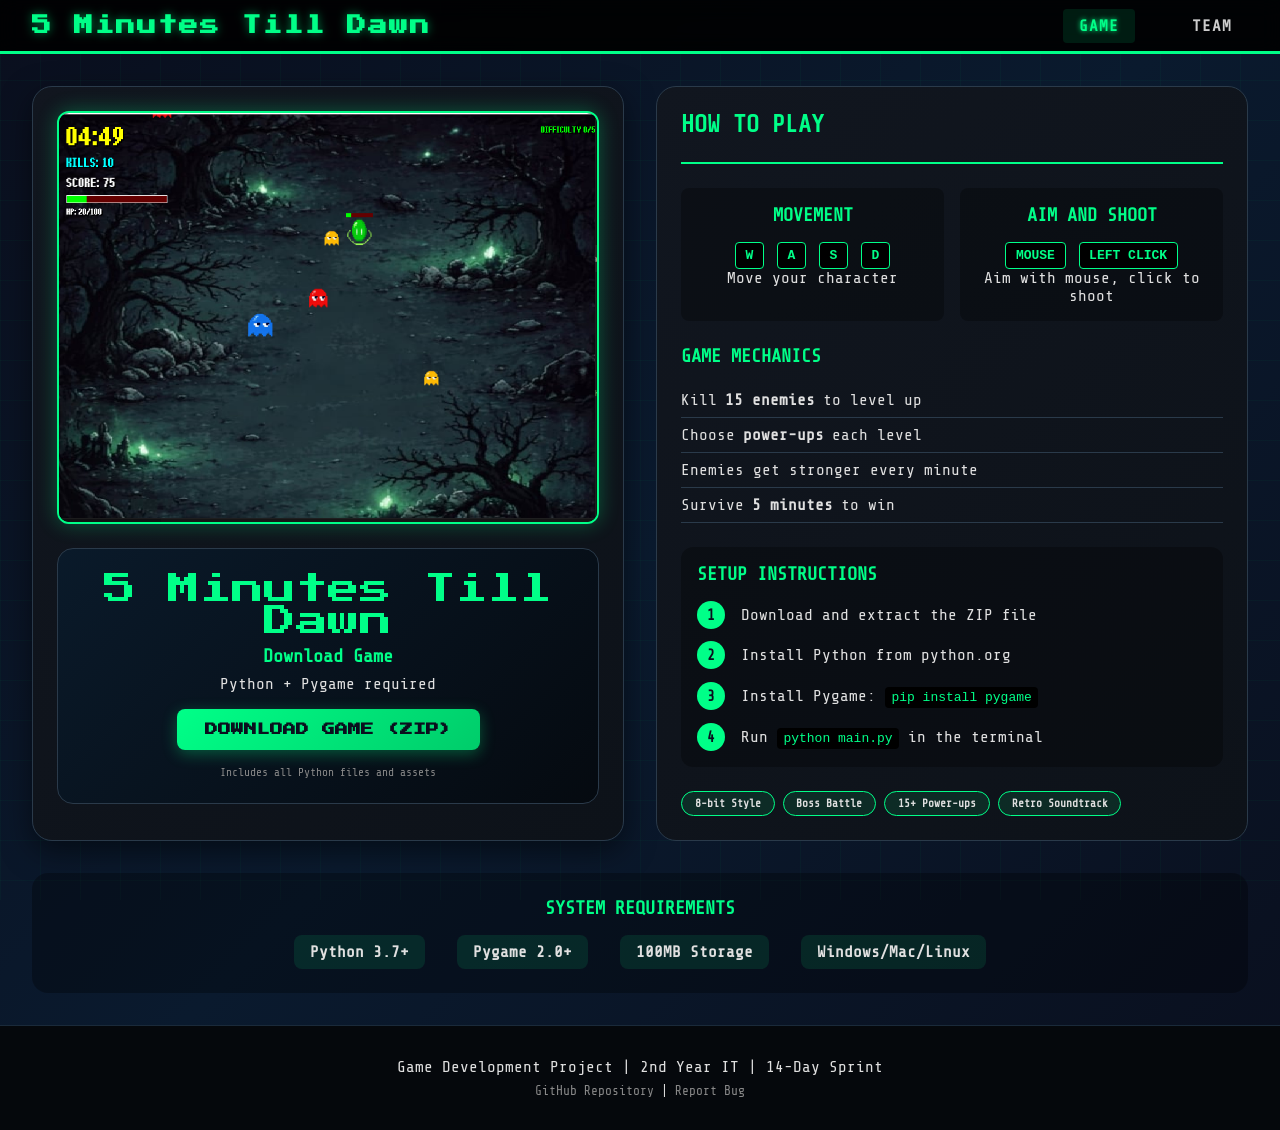
<file: index.html>
<!DOCTYPE html>
<html lang="en">
<head>
    <meta charset="UTF-8">
    <meta name="viewport" content="width=device-width, initial-scale=1.0">
    <title>Top-Down Shooter | 5 Minutes Till Dawn</title>
    <link rel="stylesheet" href="style.css">
    <link href="https://fonts.googleapis.com/css2?family=Press+Start+2P&family=Share+Tech+Mono&display=swap" rel="stylesheet">
</head>
<body>
    <header>
        <div class="logo">
            <h1>5 Minutes Till Dawn</h1>
        </div>
        <nav>
            <a href="index.html" class="active">GAME</a>
            <a href="team.html">TEAM</a>
        </nav>
    </header>

    <main>
        <section class="hero">
            <div class="game-preview">
                <div class="game-screen">
                    <img src="preview.png" alt="Game Preview" class="preview-image">
                </div>
                
                <div class="download-section">
                    <div class="download-card">
                        <div class="download-icon">5 Minutes Till Dawn</div>
                        <h3>Download Game</h3>
                        <p>Python + Pygame required</p>
                        <a href="game.zip" download class="btn primary" id="downloadBtn">
                            DOWNLOAD GAME (ZIP)
                        </a>
                        <p class="note">Includes all Python files and assets</p>
                    </div>
                </div>
            </div>
            
            <div class="instructions">
                <div class="instruction-header">
                    <h2>HOW TO PLAY</h2>
                </div>
                
                <div class="controls-grid">
                    <div class="control-group">
                        <h3>MOVEMENT</h3>
                        <div class="keys">
                            <kbd>W</kbd> <kbd>A</kbd> <kbd>S</kbd> <kbd>D</kbd>
                        </div>
                        <p>Move your character</p>
                    </div>
                    <div class="control-group">
                        <h3>AIM AND SHOOT</h3>
                        <div class="keys">
                            <kbd>MOUSE</kbd> <kbd>LEFT CLICK</kbd>
                        </div>
                        <p>Aim with mouse, click to shoot</p>
                    </div>
                </div>
                
                <div class="game-mechanics">
                    <h3>GAME MECHANICS</h3>
                    <ul class="mechanics-list">
                        <li>Kill <strong>15 enemies</strong> to level up</li>
                        <li>Choose <strong>power-ups</strong> each level</li>
                        <li>Enemies get stronger every minute</li>
                        <li>Survive <strong>5 minutes</strong> to win</li>
                    </ul>
                </div>
                
                <div class="setup-instructions">
                    <h3>SETUP INSTRUCTIONS</h3>
                    <div class="setup-steps">
                        <div class="step">
                            <span class="step-number">1</span>
                            <p>Download and extract the ZIP file</p>
                        </div>
                        <div class="step">
                            <span class="step-number">2</span>
                            <p>Install Python from python.org</p>
                        </div>
                        <div class="step">
                            <span class="step-number">3</span>
                            <p>Install Pygame: <code>pip install pygame</code></p>
                        </div>
                        <div class="step">
                            <span class="step-number">4</span>
                            <p>Run <code>python main.py</code> in the terminal</p>
                        </div>
                    </div>
                </div>
                
                <div class="feature-badges">
                    <span class="badge">8-bit Style</span>
                    <span class="badge">Boss Battle</span>
                    <span class="badge">15+ Power-ups</span>
                    <span class="badge">Retro Soundtrack</span>
                </div>
            </div>
        </section>
        
        <section class="system-requirements">
            <h3>SYSTEM REQUIREMENTS</h3>
            <div class="req-grid">
                <div class="req-item">Python 3.7+</div>
                <div class="req-item">Pygame 2.0+</div>
                <div class="req-item">100MB Storage</div>
                <div class="req-item">Windows/Mac/Linux</div>
            </div>
        </section>
    </main>

    <footer>
        <p>Game Development Project | 2nd Year IT | 14-Day Sprint</p>
        <p class="footer-links">
            <a href="#">GitHub Repository</a> | 
            <a href="#">Report Bug</a>
        </p>
    </footer>

    <script src="download-game.js"></script>
</body>
</html>
</file>
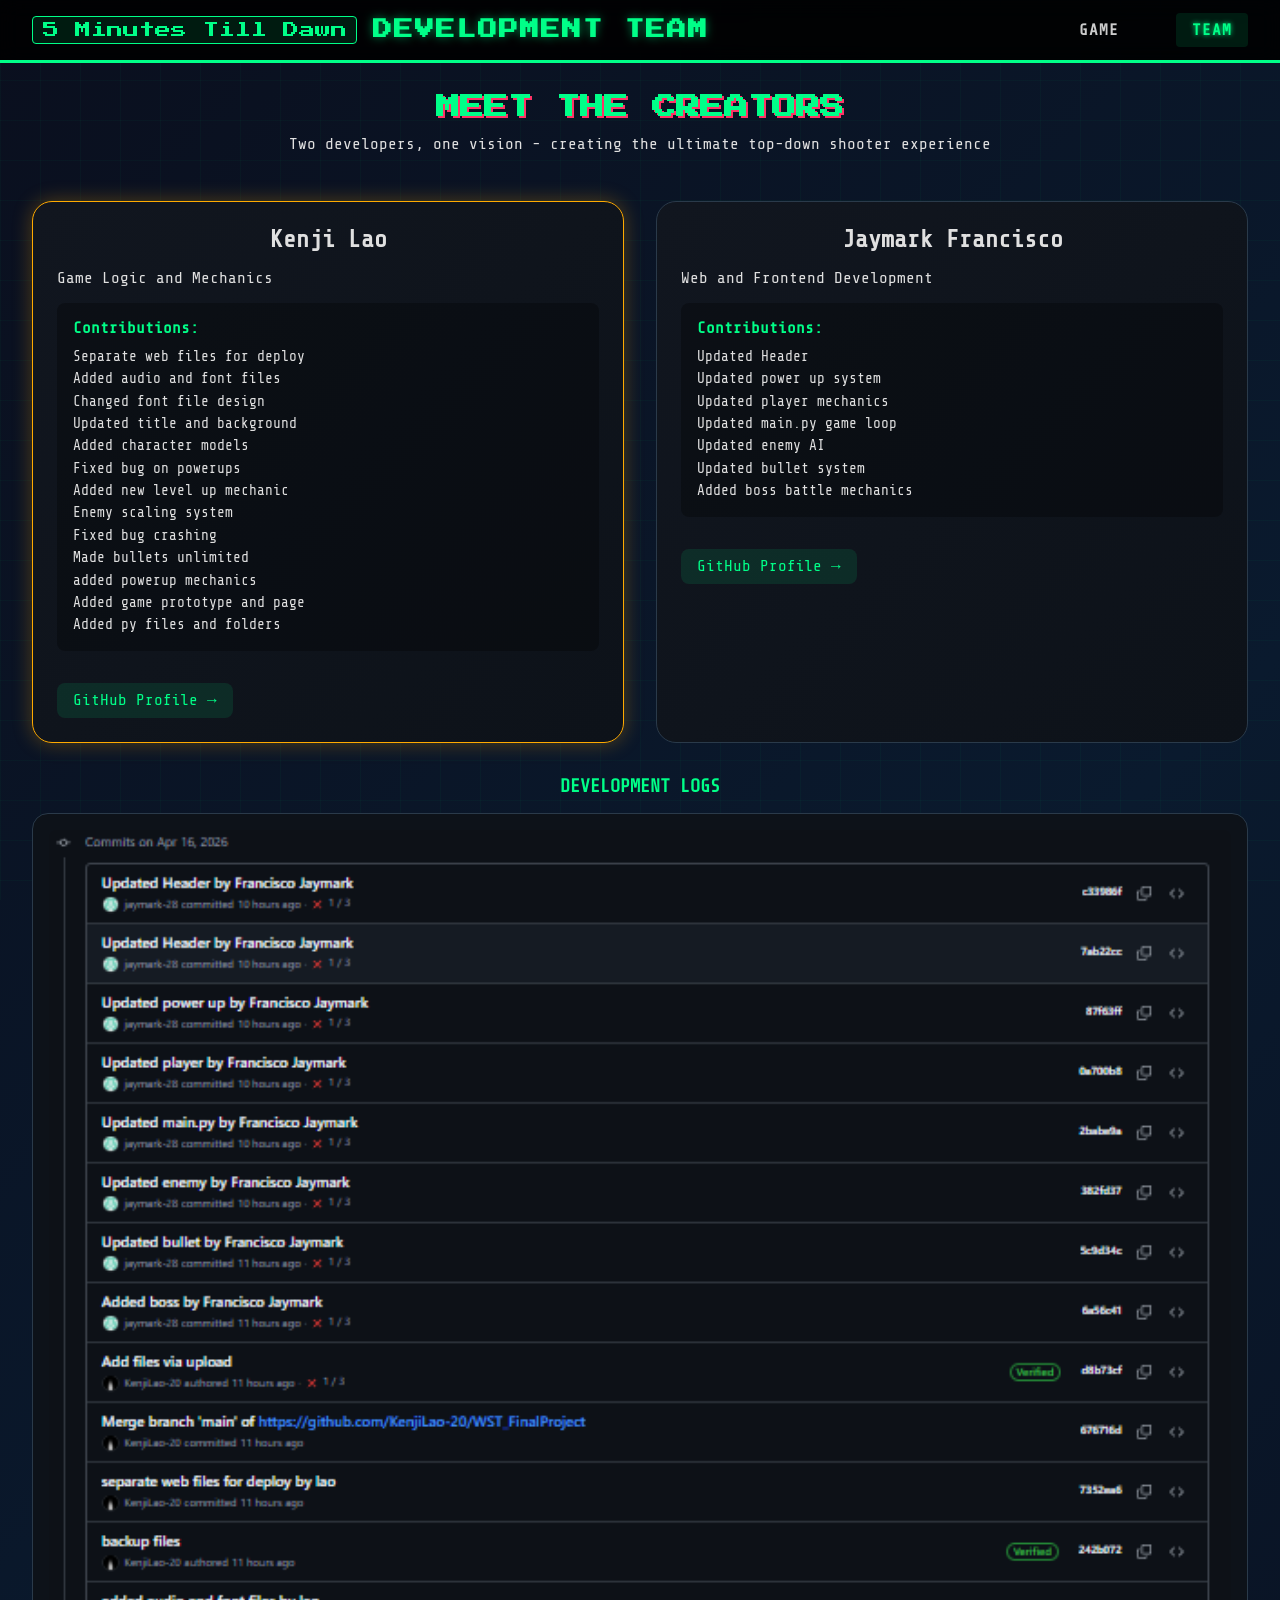
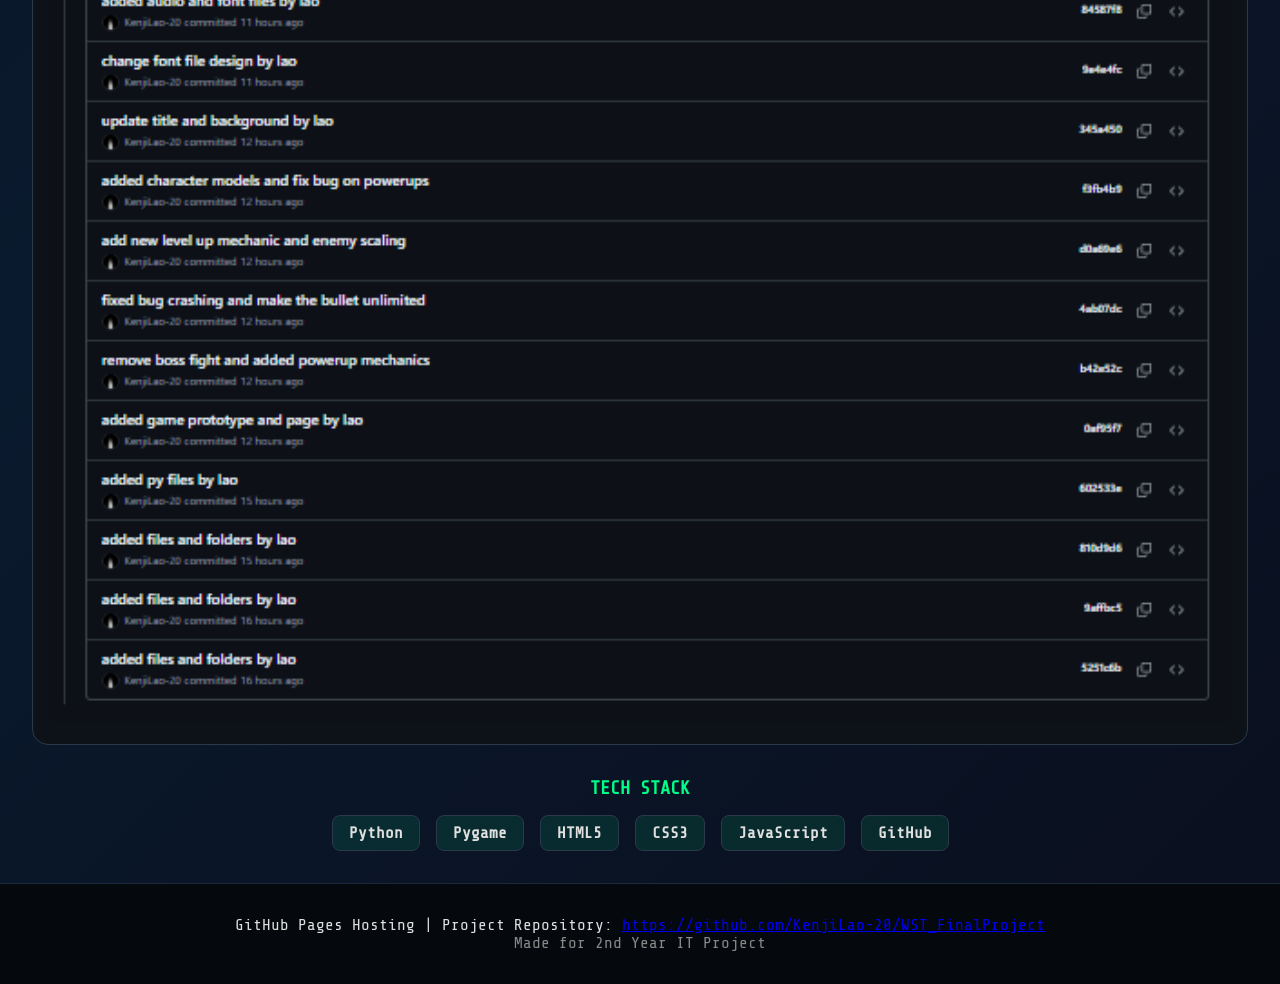
<file: team.html>
<!DOCTYPE html>
<html lang="en">
<head>
    <meta charset="UTF-8">
    <meta name="viewport" content="width=device-width, initial-scale=1.0">
    <title>Team | Top-Down Shooter</title>
    <link rel="stylesheet" href="style.css">
    <link href="https://fonts.googleapis.com/css2?family=Press+Start+2P&family=Share+Tech+Mono&display=swap" rel="stylesheet">
</head>
<body>
    <header>
        <div class="logo">
            <span class="logo-icon">5 Minutes Till Dawn</span>
            <h1>DEVELOPMENT TEAM</h1>
        </div>
        <nav>
            <a href="index.html">GAME</a>
            <a href="team.html" class="active">TEAM</a>
        </nav>
    </header>

    <main>
        <section class="team-hero">
            <h2 class="glitch-text">MEET THE CREATORS</h2>
            <p>Two developers, one vision - creating the ultimate top-down shooter experience</p>
        </section>

        <section class="team-container">
            <div class="team-card lead">
                <div class="card-header">
                    <h2>Kenji Lao</h2>
                </div>
                <p class="role">Game Logic and Mechanics</p>
                <div class="contribution-list">
                    <h4>Contributions:</h4>
                    <ul>
                        <li>Separate web files for deploy</li>
                        <li>Added audio and font files</li>
                        <li>Changed font file design</li>
                        <li>Updated title and background</li>
                        <li>Added character models</li>
                        <li>Fixed bug on powerups</li>
                        <li>Added new level up mechanic</li>
                        <li>Enemy scaling system</li>
                        <li>Fixed bug crashing</li>
                        <li>Made bullets unlimited</li>
                        <li>added powerup mechanics</li>
                        <li>Added game prototype and page</li>
                        <li>Added py files and folders</li>
                    </ul>
                </div>
                <a href="https://github.com/KenjiLao-20" target="_blank" class="github-link">
                    GitHub Profile →
                </a>
            </div>

            <div class="team-card">
                <div class="card-header">
                    <h2>Jaymark Francisco</h2>
                </div>
                <p class="role">Web and Frontend Development</p>
                <div class="contribution-list">
                    <h4>Contributions:</h4>
                    <ul>
                        <li>Updated Header</li>
                        <li>Updated power up system</li>
                        <li>Updated player mechanics</li>
                        <li>Updated main.py game loop</li>
                        <li>Updated enemy AI</li>
                        <li>Updated bullet system</li>
                        <li>Added boss battle mechanics</li>
                    </ul>
                </div>
                <a href="https://github.com/jaymark-28" target="_blank" class="github-link">
                    GitHub Profile →
                </a>
            </div>
        </section>

        <section class="logs-section">
            <h3>DEVELOPMENT LOGS</h3>
            <div class="logs-image-container">
                <img src="logs.png" alt="Development Logs" class="logs-image">
            </div>
        </section>
        
        <section class="tech-stack">
            <h3>TECH STACK</h3>
            <div class="tech-icons">
                <span>Python</span>
                <span>Pygame</span>
                <span>HTML5</span>
                <span>CSS3</span>
                <span>JavaScript</span>
                <span>GitHub</span>
            </div>
        </section>
    </main>

    <footer>
        <p>GitHub Pages Hosting | Project Repository: <a href="#">https://github.com/KenjiLao-20/WST_FinalProject</a></p>
        <p class="footer-note">Made for 2nd Year IT Project</p>
    </footer>
</body>
</html>
</file>
<file: style.css>
* {
    margin: 0;
    padding: 0;
    box-sizing: border-box;
}

body {
    font-family: 'Share Tech Mono', 'Courier New', monospace;
    background: linear-gradient(135deg, #0a0f1e 0%, #0a1a2e 50%, #0a0f1e 100%);
    color: #e0e0e0;
    min-height: 100vh;
    position: relative;
}

body::before {
    content: '';
    position: fixed;
    top: 0;
    left: 0;
    width: 100%;
    height: 100%;
    background-image: 
        linear-gradient(rgba(0, 255, 136, 0.03) 1px, transparent 1px),
        linear-gradient(90deg, rgba(0, 255, 136, 0.03) 1px, transparent 1px);
    background-size: 40px 40px;
    pointer-events: none;
    z-index: 0;
}

header {
    background: rgba(0, 0, 0, 0.9);
    padding: 1rem 2rem;
    border-bottom: 3px solid #00ff88;
    display: flex;
    justify-content: space-between;
    align-items: center;
    flex-wrap: wrap;
    position: relative;
    z-index: 10;
    backdrop-filter: blur(10px);
}

.logo {
    display: flex;
    align-items: center;
    gap: 1rem;
}

.logo-icon {
    font-family: 'Press Start 2P', monospace;
    font-size: 1rem;
    color: #00ff88;
    background: rgba(0,255,136,0.1);
    padding: 0.3rem 0.6rem;
    border-radius: 4px;
    border: 1px solid #00ff88;
}

header h1 {
    font-family: 'Press Start 2P', monospace;
    font-size: 1.2rem;
    color: #00ff88;
    text-shadow: 0 0 10px rgba(0,255,136,0.5);
    letter-spacing: 2px;
}

nav a {
    color: #ccc;
    text-decoration: none;
    margin-left: 2rem;
    padding: 0.5rem 1rem;
    transition: 0.3s;
    font-weight: bold;
    letter-spacing: 1px;
}

nav a:hover, nav a.active {
    color: #00ff88;
    background: rgba(0, 255, 136, 0.1);
    border-radius: 4px;
    text-shadow: 0 0 5px #00ff88;
}

main {
    max-width: 1400px;
    margin: 2rem auto;
    padding: 0 2rem;
    position: relative;
    z-index: 1;
}

.hero {
    display: grid;
    grid-template-columns: 1fr 1fr;
    gap: 2rem;
}

.game-preview {
    background: linear-gradient(135deg, #11161f, #0d1219);
    border-radius: 20px;
    padding: 1.5rem;
    border: 1px solid #2a3a4a;
    box-shadow: 0 10px 30px rgba(0,0,0,0.5);
}

.game-screen {
    background: #000000;
    border-radius: 12px;
    overflow: hidden;
    margin-bottom: 1.5rem;
    border: 2px solid #00ff88;
    box-shadow: 0 0 20px rgba(0,255,136,0.3);
}

.preview-image {
    width: 100%;
    height: auto;
    display: block;
}

.download-card {
    background: linear-gradient(135deg, #0a1a2a, #050a10);
    border-radius: 16px;
    padding: 1.5rem;
    text-align: center;
    border: 1px solid #2a3a4a;
    transition: transform 0.3s;
}

.download-card:hover {
    transform: translateY(-5px);
    border-color: #00ff88;
}

.download-icon {
    font-family: 'Press Start 2P', monospace;
    font-size: 2rem;
    margin-bottom: 0.5rem;
    color: #00ff88;
}

.download-card h3 {
    color: #00ff88;
    margin-bottom: 0.5rem;
}

.btn {
    display: inline-block;
    background: linear-gradient(135deg, #00ff88, #00cc6a);
    color: #0a0f1e;
    padding: 14px 28px;
    text-decoration: none;
    border-radius: 8px;
    font-weight: bold;
    margin: 1rem 0;
    transition: 0.3s;
    font-family: 'Press Start 2P', monospace;
    font-size: 0.8rem;
    border: none;
    cursor: pointer;
    box-shadow: 0 4px 15px rgba(0,255,136,0.3);
}

.btn:hover {
    transform: scale(1.05);
    box-shadow: 0 6px 20px rgba(0,255,136,0.5);
}

.note {
    font-size: 0.7rem;
    color: #888;
}

.instructions {
    background: linear-gradient(135deg, #11161f, #0d1219);
    border-radius: 20px;
    padding: 1.5rem;
    border: 1px solid #2a3a4a;
}

.instruction-header {
    margin-bottom: 1.5rem;
    border-bottom: 2px solid #00ff88;
    padding-bottom: 0.5rem;
}

.instructions h2, .instructions h3 {
    color: #00ff88;
    margin-bottom: 1rem;
}

.controls-grid {
    display: grid;
    grid-template-columns: 1fr 1fr;
    gap: 1rem;
    margin-bottom: 1.5rem;
}

.control-group {
    background: rgba(0,0,0,0.3);
    padding: 1rem;
    border-radius: 8px;
    text-align: center;
}

.keys kbd {
    background: #000;
    border: 1px solid #00ff88;
    padding: 0.3rem 0.6rem;
    border-radius: 4px;
    font-family: monospace;
    font-weight: bold;
    color: #00ff88;
    margin: 0 2px;
    display: inline-block;
}

.game-mechanics {
    margin: 1.5rem 0;
}

.mechanics-list {
    list-style: none;
    padding: 0;
}

.mechanics-list li {
    padding: 0.5rem 0;
    display: flex;
    align-items: center;
    gap: 0.5rem;
    border-bottom: 1px solid #2a3a4a;
}

.setup-instructions {
    margin: 1.5rem 0;
    background: rgba(0,0,0,0.3);
    border-radius: 12px;
    padding: 1rem;
}

.setup-steps {
    display: flex;
    flex-direction: column;
    gap: 0.8rem;
}

.step {
    display: flex;
    align-items: center;
    gap: 1rem;
}

.step-number {
    background: #00ff88;
    color: #0a0f1e;
    width: 28px;
    height: 28px;
    display: flex;
    align-items: center;
    justify-content: center;
    border-radius: 50%;
    font-weight: bold;
    font-size: 0.9rem;
}

.step p {
    margin: 0;
}

.step code {
    background: #000;
    padding: 0.2rem 0.4rem;
    border-radius: 4px;
    font-family: monospace;
    color: #00ff88;
}

.feature-badges {
    display: flex;
    flex-wrap: wrap;
    gap: 0.5rem;
    margin-top: 1rem;
}

.badge {
    background: rgba(0, 255, 136, 0.1);
    border: 1px solid #00ff88;
    padding: 0.3rem 0.8rem;
    border-radius: 20px;
    font-size: 0.7rem;
    font-weight: bold;
}

.system-requirements {
    margin-top: 2rem;
    background: rgba(0,0,0,0.3);
    border-radius: 16px;
    padding: 1.5rem;
    text-align: center;
}

.system-requirements h3 {
    color: #00ff88;
    margin-bottom: 1rem;
}

.req-grid {
    display: flex;
    justify-content: center;
    gap: 2rem;
    flex-wrap: wrap;
}

.req-item {
    background: rgba(0,255,136,0.1);
    padding: 0.5rem 1rem;
    border-radius: 8px;
    font-weight: bold;
}

.team-hero {
    text-align: center;
    margin-bottom: 3rem;
}

.glitch-text {
    font-family: 'Press Start 2P', monospace;
    font-size: 1.5rem;
    color: #00ff88;
    margin-bottom: 1rem;
    text-shadow: 2px 2px 0 #ff3366;
}

.team-container {
    display: grid;
    grid-template-columns: repeat(auto-fit, minmax(350px, 1fr));
    gap: 2rem;
    margin-bottom: 2rem;
}

.team-card {
    background: linear-gradient(135deg, #11161f, #0d1219);
    border-radius: 20px;
    padding: 1.5rem;
    border: 1px solid #2a3a4a;
    transition: all 0.3s;
}

.team-card:hover {
    transform: translateY(-10px);
    border-color: #00ff88;
    box-shadow: 0 10px 30px rgba(0,255,136,0.2);
}

.team-card.lead {
    border-color: #ffaa00;
    box-shadow: 0 0 20px rgba(255,170,0,0.3);
}

.card-header {
    text-align: center;
    margin-bottom: 1rem;
}

.avatar {
    font-family: 'Press Start 2P', monospace;
    font-size: 2rem;
    margin-bottom: 0.5rem;
    color: #00ff88;
}

.role-badge {
    display: inline-block;
    background: rgba(0,255,136,0.2);
    padding: 0.2rem 0.8rem;
    border-radius: 20px;
    font-size: 0.7rem;
    font-weight: bold;
    margin-top: 0.5rem;
}

.role-badge.lead {
    background: rgba(255,170,0,0.3);
    color: #ffaa00;
}

.contribution-list {
    margin: 1rem 0;
    padding: 1rem;
    background: rgba(0,0,0,0.3);
    border-radius: 8px;
}

.contribution-list h4 {
    color: #00ff88;
    margin-bottom: 0.5rem;
}

.contribution-list ul {
    list-style: none;
    padding-left: 0;
}

.contribution-list li {
    padding: 0.2rem 0;
    font-size: 0.9rem;
}

.stats {
    display: flex;
    justify-content: space-around;
    margin: 1rem 0;
    padding: 0.5rem;
    background: rgba(0,0,0,0.2);
    border-radius: 8px;
}

.stats span {
    font-size: 0.8rem;
    font-weight: bold;
}

.github-link {
    display: inline-flex;
    align-items: center;
    gap: 0.5rem;
    margin-top: 1rem;
    color: #00ff88;
    text-decoration: none;
    padding: 0.5rem 1rem;
    background: rgba(0,255,136,0.1);
    border-radius: 8px;
    transition: 0.3s;
}

.github-link:hover {
    background: rgba(0,255,136,0.2);
    transform: translateX(5px);
}

.logs-section {
    margin: 2rem 0;
    text-align: center;
}

.logs-section h3 {
    color: #00ff88;
    margin-bottom: 1rem;
}

.logs-image-container {
    background: #0d1219;
    border-radius: 16px;
    padding: 1rem;
    border: 1px solid #2a3a4a;
}

.logs-image {
    width: 100%;
    height: auto;
    border-radius: 8px;
}

.tech-stack {
    margin-top: 2rem;
    text-align: center;
}

.tech-stack h3 {
    color: #00ff88;
    margin-bottom: 1rem;
}

.tech-icons {
    display: flex;
    flex-wrap: wrap;
    justify-content: center;
    gap: 1rem;
}

.tech-icons span {
    background: rgba(0,255,136,0.1);
    padding: 0.5rem 1rem;
    border-radius: 8px;
    font-weight: bold;
    border: 1px solid #2a3a4a;
}

footer {
    text-align: center;
    padding: 2rem;
    background: #05080c;
    margin-top: 2rem;
    border-top: 1px solid #1a2a3a;
    position: relative;
    z-index: 1;
}

.footer-links {
    margin-top: 0.5rem;
    font-size: 0.8rem;
}

.footer-links a, .footer-note {
    color: #888;
    text-decoration: none;
}

.footer-links a:hover {
    color: #00ff88;
}

@media (max-width: 768px) {
    .hero {
        grid-template-columns: 1fr;
    }
    header {
        flex-direction: column;
        gap: 1rem;
        text-align: center;
    }
    nav a {
        margin: 0 0.5rem;
    }
    .controls-grid {
        grid-template-columns: 1fr;
    }
    header h1 {
        font-size: 0.9rem;
    }
    .glitch-text {
        font-size: 1rem;
    }
}
</file>
